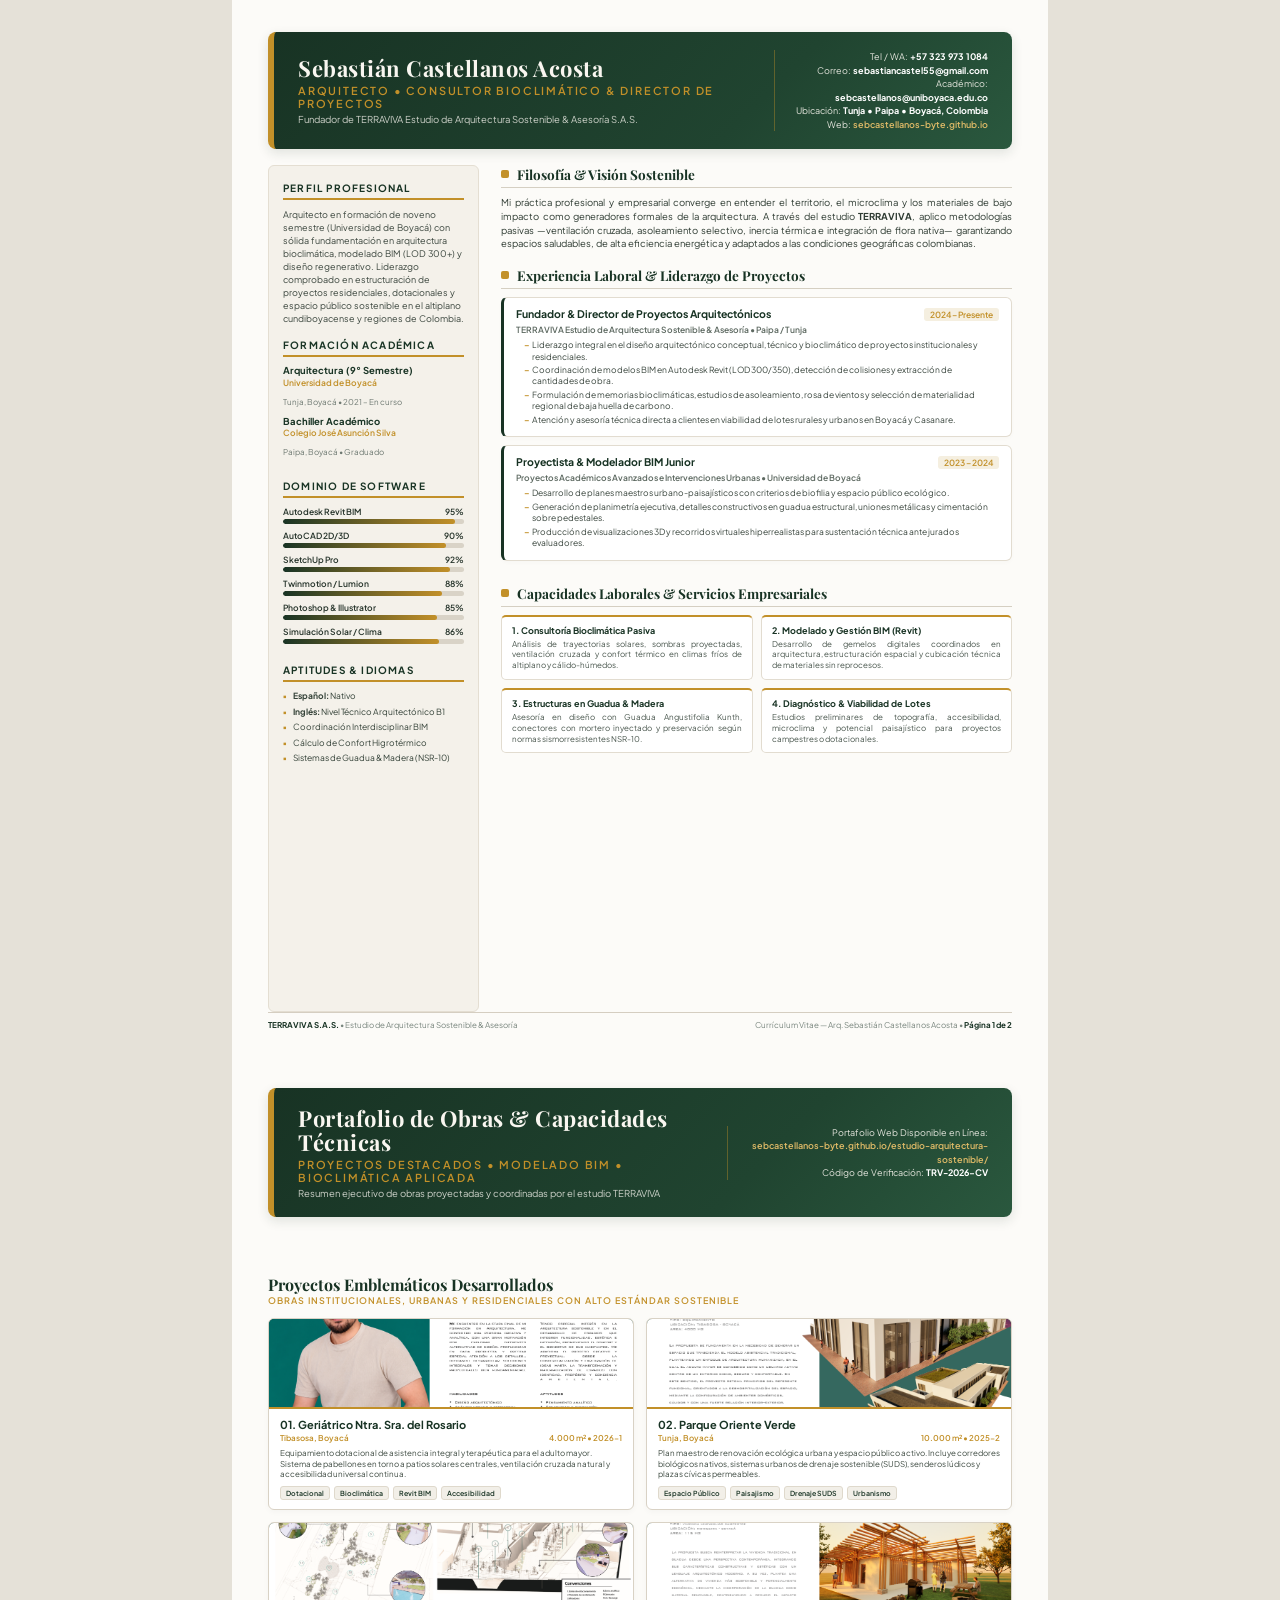
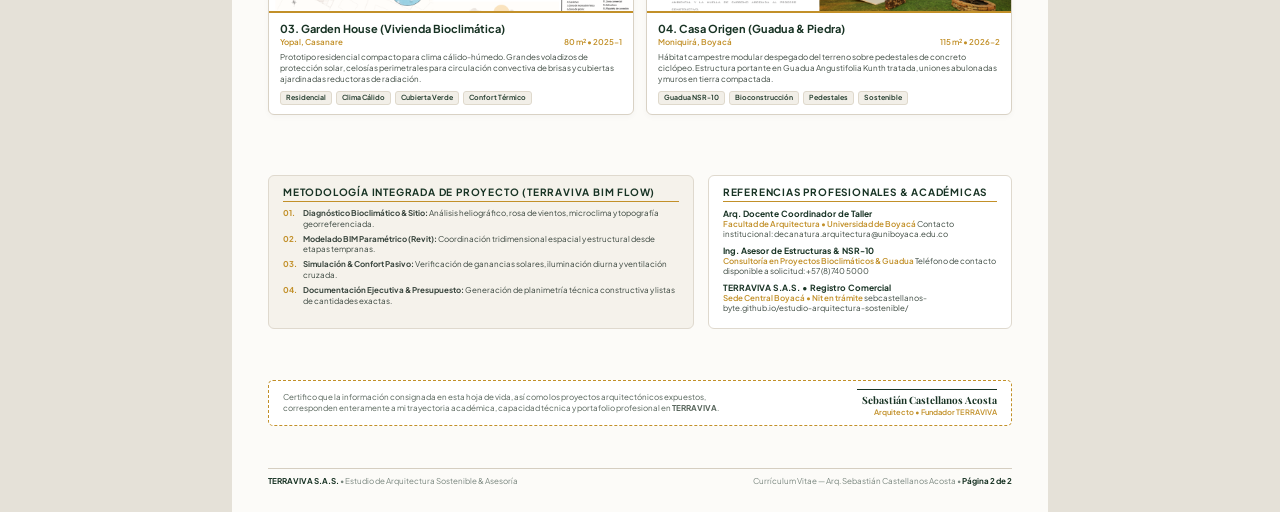
<file: entregables/hoja_de_vida_curriculum.html>
<!DOCTYPE html>
<html lang="es">
<head>
    <meta charset="UTF-8">
    <title>Curriculum Vitae & Hoja de Vida - Arq. Sebastián Castellanos Acosta</title>
    <link rel="preconnect" href="https://fonts.googleapis.com">
    <link rel="preconnect" href="https://fonts.gstatic.com" crossorigin>
    <link href="https://fonts.googleapis.com/css2?family=Playfair+Display:ital,wght@0,600;0,700;1,400&family=Plus+Jakarta+Sans:wght@300;400;500;600;700&display=swap" rel="stylesheet">
    <style>
        @page {
            size: letter portrait;
            margin: 0;
        }
        * {
            box-sizing: border-box;
            margin: 0;
            padding: 0;
            -webkit-print-color-adjust: exact;
            print-color-adjust: exact;
        }
        body {
            font-family: 'Plus Jakarta Sans', sans-serif;
            background-color: #E5E1D8;
            color: #1a221e;
            margin: 0;
            padding: 0;
        }

        .sheet {
            width: 8.5in;
            height: 11in;
            background-color: #FCFBF8;
            margin: 0 auto;
            position: relative;
            overflow: hidden;
            box-sizing: border-box;
            padding: 32px 36px 26px 36px;
            display: flex;
            flex-direction: column;
            justify-content: space-between;
            page-break-after: always;
        }
        .sheet:last-child {
            page-break-after: avoid;
        }

        /* TOP BANNER / HEADER (Common) */
        .cv-header {
            background: linear-gradient(135deg, #183324 0%, #204430 65%, #2a583e 100%);
            color: #F9F6F0;
            border-radius: 8px;
            padding: 18px 24px;
            display: flex;
            justify-content: space-between;
            align-items: center;
            border-left: 6px solid #C29029;
            box-shadow: 0 4px 12px rgba(24, 51, 36, 0.12);
        }
        .cv-header-info h1 {
            font-family: 'Playfair Display', serif;
            font-size: 22px;
            letter-spacing: 0.5px;
            font-weight: 700;
            line-height: 1.1;
        }
        .cv-header-info .cv-subtitle {
            font-size: 11px;
            color: #C29029;
            font-weight: 600;
            letter-spacing: 1.8px;
            text-transform: uppercase;
            margin-top: 4px;
        }
        .cv-header-info .cv-tag {
            font-size: 9.5px;
            color: rgba(249, 246, 240, 0.8);
            margin-top: 3px;
        }

        .cv-header-contact {
            text-align: right;
            font-size: 9px;
            line-height: 1.5;
            color: rgba(249, 246, 240, 0.9);
            border-left: 1px solid rgba(194, 144, 41, 0.4);
            padding-left: 18px;
        }
        .cv-header-contact strong {
            color: #FFFFFF;
        }
        .cv-header-contact .gold-link {
            color: #DFBA67;
            font-weight: 600;
        }

        /* 2-COLUMN LAYOUT */
        .cv-body {
            display: grid;
            grid-template-columns: 2.2in 1fr;
            gap: 22px;
            margin-top: 16px;
            flex: 1;
        }

        /* SIDEBAR (Columna Izquierda) */
        .cv-sidebar {
            background: #F4F1EA;
            border-radius: 6px;
            padding: 16px 14px;
            display: flex;
            flex-direction: column;
            gap: 14px;
            border: 1px solid #E4DED2;
        }
        .sidebar-section h3 {
            font-size: 10px;
            font-weight: 700;
            color: #183324;
            text-transform: uppercase;
            letter-spacing: 1.2px;
            border-bottom: 2px solid #C29029;
            padding-bottom: 4px;
            margin-bottom: 8px;
            display: flex;
            align-items: center;
            justify-content: space-between;
        }
        .sidebar-section p {
            font-size: 9px;
            line-height: 1.45;
            color: #3b463e;
        }
        
        /* Items in sidebar */
        .edu-item {
            margin-bottom: 7px;
        }
        .edu-item strong {
            font-size: 9.5px;
            color: #183324;
            display: block;
            line-height: 1.2;
        }
        .edu-item span {
            font-size: 8.5px;
            color: #C29029;
            font-weight: 600;
            display: block;
        }
        .edu-item small {
            font-size: 8px;
            color: #6e7972;
        }

        /* Skill bars */
        .skill-item {
            margin-bottom: 6px;
        }
        .skill-name {
            display: flex;
            justify-content: space-between;
            font-size: 8.5px;
            font-weight: 600;
            color: #25332a;
            margin-bottom: 2px;
        }
        .skill-bar-bg {
            height: 5px;
            background: #D9D3C7;
            border-radius: 3px;
            overflow: hidden;
        }
        .skill-bar-fill {
            height: 100%;
            background: linear-gradient(90deg, #183324 0%, #C29029 100%);
            border-radius: 3px;
        }

        /* Language & Certs */
        .bullet-list {
            list-style: none;
            padding: 0;
            display: flex;
            flex-direction: column;
            gap: 4px;
        }
        .bullet-list li {
            font-size: 8.5px;
            color: #344238;
            position: relative;
            padding-left: 10px;
            line-height: 1.35;
        }
        .bullet-list li::before {
            content: "▪";
            color: #C29029;
            position: absolute;
            left: 0;
            font-size: 10px;
        }

        /* MAIN CONTENT AREA (Columna Derecha) */
        .cv-main {
            display: flex;
            flex-direction: column;
            gap: 15px;
        }
        .main-block h2 {
            font-family: 'Playfair Display', serif;
            font-size: 13.5px;
            color: #183324;
            font-weight: 700;
            border-bottom: 1.5px solid #D5CFC2;
            padding-bottom: 4px;
            margin-bottom: 8px;
            display: flex;
            align-items: center;
            gap: 8px;
        }
        .main-block h2::before {
            content: "";
            display: inline-block;
            width: 8px;
            height: 8px;
            background: #C29029;
            border-radius: 2px;
        }
        .main-block p {
            font-size: 9.5px;
            line-height: 1.45;
            color: #2f3c33;
            text-align: justify;
        }

        /* EXP CARDS */
        .exp-card {
            background: #FFFFFF;
            border: 1px solid #E2DCD0;
            border-radius: 6px;
            padding: 9px 12px;
            margin-bottom: 8px;
            box-shadow: 0 2px 4px rgba(0,0,0,0.02);
            border-left: 3px solid #183324;
        }
        .exp-card-header {
            display: flex;
            justify-content: space-between;
            align-items: baseline;
            margin-bottom: 3px;
        }
        .exp-title {
            font-size: 10.5px;
            font-weight: 700;
            color: #183324;
        }
        .exp-period {
            font-size: 8.5px;
            font-weight: 600;
            color: #C29029;
            background: #F5EFE0;
            padding: 1px 6px;
            border-radius: 3px;
        }
        .exp-company {
            font-size: 8.5px;
            font-weight: 600;
            color: #5d6961;
            margin-bottom: 4px;
        }
        .exp-card ul {
            list-style: none;
            padding-left: 8px;
        }
        .exp-card li {
            font-size: 8.5px;
            color: #3b473f;
            line-height: 1.35;
            position: relative;
            padding-left: 8px;
            margin-bottom: 2px;
        }
        .exp-card li::before {
            content: "–";
            color: #C29029;
            position: absolute;
            left: 0;
            font-weight: bold;
        }

        /* CAPABILITIES GRID (Empresariales) */
        .capabilities-grid {
            display: grid;
            grid-template-columns: 1fr 1fr;
            gap: 8px;
        }
        .cap-box {
            background: #FFFFFF;
            border: 1px solid #E2DCD0;
            border-radius: 5px;
            padding: 8px 10px;
            border-top: 2px solid #C29029;
        }
        .cap-box strong {
            font-size: 9px;
            color: #183324;
            display: block;
            margin-bottom: 3px;
        }
        .cap-box p {
            font-size: 8px;
            color: #4b584f;
            line-height: 1.35;
        }

        /* FOOTER (Common) */
        .cv-footer {
            border-top: 1px solid #D5CEC1;
            padding-top: 7px;
            display: flex;
            justify-content: space-between;
            align-items: center;
            font-size: 8px;
            color: #79867e;
        }
        .cv-footer strong {
            color: #183324;
        }

        /* ================= PAGE 2 STYLES ================= */
        .portfolio-header {
            margin-bottom: 12px;
        }
        .portfolio-header h2 {
            font-family: 'Playfair Display', serif;
            font-size: 16px;
            color: #183324;
            font-weight: 700;
        }
        .portfolio-header p {
            font-size: 9px;
            color: #C29029;
            font-weight: 600;
            letter-spacing: 1px;
            text-transform: uppercase;
        }

        .projects-grid {
            display: grid;
            grid-template-columns: 1fr 1fr;
            gap: 12px;
            margin-bottom: 14px;
        }
        .project-card {
            background: #FFFFFF;
            border: 1px solid #D9D2C5;
            border-radius: 6px;
            overflow: hidden;
            display: flex;
            flex-direction: column;
            box-shadow: 0 2px 6px rgba(0,0,0,0.03);
        }
        .project-card-img {
            height: 90px;
            width: 100%;
            object-fit: cover;
            border-bottom: 2px solid #C29029;
            background: #204430;
        }
        .project-card-body {
            padding: 9px 11px;
            display: flex;
            flex-direction: column;
            flex: 1;
            justify-content: space-between;
        }
        .project-card-title {
            font-size: 11px;
            font-weight: 700;
            color: #183324;
            line-height: 1.2;
            margin-bottom: 2px;
        }
        .project-card-meta {
            font-size: 8px;
            color: #C29029;
            font-weight: 600;
            margin-bottom: 5px;
            display: flex;
            justify-content: space-between;
        }
        .project-card-desc {
            font-size: 8px;
            color: #404d44;
            line-height: 1.35;
            margin-bottom: 6px;
        }
        .project-card-tags {
            display: flex;
            flex-wrap: wrap;
            gap: 4px;
        }
        .project-tag {
            background: #F2EFE8;
            color: #183324;
            font-size: 7px;
            padding: 1.5px 5px;
            border-radius: 3px;
            font-weight: 600;
            border: 1px solid #DFD9CC;
        }

        /* METHODOLOGY & REFERENCES */
        .bottom-section {
            display: grid;
            grid-template-columns: 1.4fr 1fr;
            gap: 14px;
            margin-top: 4px;
        }
        .methodology-box {
            background: #F5F2EB;
            border-radius: 6px;
            padding: 10px 14px;
            border: 1px solid #DFD9CE;
        }
        .methodology-box h3 {
            font-size: 10px;
            font-weight: 700;
            color: #183324;
            margin-bottom: 6px;
            text-transform: uppercase;
            letter-spacing: 0.8px;
            border-bottom: 1px solid #C29029;
            padding-bottom: 3px;
        }
        .method-steps {
            display: flex;
            flex-direction: column;
            gap: 4px;
        }
        .method-step {
            display: flex;
            gap: 6px;
            font-size: 8px;
            color: #3b473f;
            line-height: 1.35;
        }
        .method-num {
            color: #C29029;
            font-weight: 700;
            min-width: 14px;
        }

        .references-box {
            background: #FFFFFF;
            border-radius: 6px;
            padding: 10px 14px;
            border: 1px solid #DFD9CE;
        }
        .references-box h3 {
            font-size: 10px;
            font-weight: 700;
            color: #183324;
            margin-bottom: 6px;
            text-transform: uppercase;
            letter-spacing: 0.8px;
            border-bottom: 1px solid #C29029;
            padding-bottom: 3px;
        }
        .ref-item {
            font-size: 8px;
            color: #3f4c43;
            margin-bottom: 5px;
            line-height: 1.3;
        }
        .ref-item strong {
            color: #183324;
            font-size: 8.5px;
            display: block;
        }
        .ref-item span {
            color: #C29029;
            font-weight: 600;
        }

        /* SIGNATURE BOX */
        .signature-box {
            display: flex;
            justify-content: space-between;
            align-items: center;
            background: #FFFFFF;
            border: 1px dashed #C29029;
            border-radius: 5px;
            padding: 8px 14px;
            margin-top: 8px;
        }
        .sig-text {
            font-size: 8px;
            color: #56645a;
            max-width: 65%;
            line-height: 1.3;
        }
        .sig-block {
            text-align: right;
            border-top: 1px solid #183324;
            padding-top: 3px;
            min-width: 140px;
        }
        .sig-name {
            font-family: 'Playfair Display', serif;
            font-size: 10px;
            font-weight: 700;
            color: #183324;
        }
        .sig-title {
            font-size: 7.5px;
            color: #C29029;
            font-weight: 600;
        }
    </style>
</head>
<body>

    <!-- ==============================================
         HOJA 1 (PAGE 1): PERFIL, CAPACIDADES & TRAYECTORIA
         ============================================== -->
    <div class="sheet">
        
        <!-- HEADER -->
        <header class="cv-header">
            <div class="cv-header-info">
                <h1>Sebastián Castellanos Acosta</h1>
                <div class="cv-subtitle">Arquitecto • Consultor Bioclimático & Director de Proyectos</div>
                <div class="cv-tag">Fundador de TERRAVIVA Estudio de Arquitectura Sostenible & Asesoría S.A.S.</div>
            </div>
            <div class="cv-header-contact">
                <div>Tel / WA: <strong>+57 323 973 1084</strong></div>
                <div>Correo: <strong>sebastiancastel55@gmail.com</strong></div>
                <div>Académico: <strong>sebcastellanos@uniboyaca.edu.co</strong></div>
                <div>Ubicación: <strong>Tunja • Paipa • Boyacá, Colombia</strong></div>
                <div>Web: <span class="gold-link">sebcastellanos-byte.github.io</span></div>
            </div>
        </header>

        <!-- BODY 2 COLUMNS -->
        <div class="cv-body">
            
            <!-- LEFT SIDEBAR -->
            <aside class="cv-sidebar">
                
                <!-- PERFIL RESUMIDO -->
                <div class="sidebar-section">
                    <h3>Perfil Profesional</h3>
                    <p>
                        Arquitecto en formación de noveno semestre (Universidad de Boyacá) con sólida fundamentación en arquitectura bioclimática, modelado BIM (LOD 300+) y diseño regenerativo. Liderazgo comprobado en estructuración de proyectos residenciales, dotacionales y espacio público sostenible en el altiplano cundiboyacense y regiones de Colombia.
                    </p>
                </div>

                <!-- FORMACIÓN -->
                <div class="sidebar-section">
                    <h3>Formación Académica</h3>
                    <div class="edu-item">
                        <strong>Arquitectura (9° Semestre)</strong>
                        <span>Universidad de Boyacá</span>
                        <small>Tunja, Boyacá • 2021 – En curso</small>
                    </div>
                    <div class="edu-item">
                        <strong>Bachiller Académico</strong>
                        <span>Colegio José Asunción Silva</span>
                        <small>Paipa, Boyacá • Graduado</small>
                    </div>
                </div>

                <!-- SOFTWARE & COMPETENCIAS BIM -->
                <div class="sidebar-section">
                    <h3>Dominio de Software</h3>
                    <div class="skill-item">
                        <div class="skill-name"><span>Autodesk Revit BIM</span> <span>95%</span></div>
                        <div class="skill-bar-bg"><div class="skill-bar-fill" style="width: 95%;"></div></div>
                    </div>
                    <div class="skill-item">
                        <div class="skill-name"><span>AutoCAD 2D/3D</span> <span>90%</span></div>
                        <div class="skill-bar-bg"><div class="skill-bar-fill" style="width: 90%;"></div></div>
                    </div>
                    <div class="skill-item">
                        <div class="skill-name"><span>SketchUp Pro</span> <span>92%</span></div>
                        <div class="skill-bar-bg"><div class="skill-bar-fill" style="width: 92%;"></div></div>
                    </div>
                    <div class="skill-item">
                        <div class="skill-name"><span>Twinmotion / Lumion</span> <span>88%</span></div>
                        <div class="skill-bar-bg"><div class="skill-bar-fill" style="width: 88%;"></div></div>
                    </div>
                    <div class="skill-item">
                        <div class="skill-name"><span>Photoshop & Illustrator</span> <span>85%</span></div>
                        <div class="skill-bar-bg"><div class="skill-bar-fill" style="width: 85%;"></div></div>
                    </div>
                    <div class="skill-item">
                        <div class="skill-name"><span>Simulación Solar / Clima</span> <span>86%</span></div>
                        <div class="skill-bar-bg"><div class="skill-bar-fill" style="width: 86%;"></div></div>
                    </div>
                </div>

                <!-- IDIOMAS & APTITUDES -->
                <div class="sidebar-section">
                    <h3>Aptitudes & Idiomas</h3>
                    <ul class="bullet-list">
                        <li><strong>Español:</strong> Nativo</li>
                        <li><strong>Inglés:</strong> Nivel Técnico Arquitectónico B1</li>
                        <li>Coordinación Interdisciplinar BIM</li>
                        <li>Cálculo de Confort Higrotérmico</li>
                        <li>Sistemas de Guadua & Madera (NSR-10)</li>
                    </ul>
                </div>

            </aside>

            <!-- RIGHT MAIN CONTENT -->
            <main class="cv-main">
                
                <!-- ENFOQUE & FILOSOFÍA -->
                <div class="main-block">
                    <h2>Filosofía & Visión Sostenible</h2>
                    <p>
                        Mi práctica profesional y empresarial converge en entender el territorio, el microclima y los materiales de bajo impacto como generadores formales de la arquitectura. A través del estudio <strong>TERRAVIVA</strong>, aplico metodologías pasivas —ventilación cruzada, asoleamiento selectivo, inercia térmica e integración de flora nativa— garantizando espacios saludables, de alta eficiencia energética y adaptados a las condiciones geográficas colombianas.
                    </p>
                </div>

                <!-- TRAYECTORIA LABORAL Y ROLES -->
                <div class="main-block">
                    <h2>Experiencia Laboral & Liderazgo de Proyectos</h2>
                    
                    <div class="exp-card">
                        <div class="exp-card-header">
                            <span class="exp-title">Fundador & Director de Proyectos Arquitectónicos</span>
                            <span class="exp-period">2024 – Presente</span>
                        </div>
                        <div class="exp-company">TERRAVIVA Estudio de Arquitectura Sostenible & Asesoría • Paipa / Tunja</div>
                        <ul>
                            <li>Liderazgo integral en el diseño arquitectónico conceptual, técnico y bioclimático de proyectos institucionales y residenciales.</li>
                            <li>Coordinación de modelos BIM en Autodesk Revit (LOD 300/350), detección de colisiones y extracción de cantidades de obra.</li>
                            <li>Formulación de memorias bioclimáticas, estudios de asoleamiento, rosa de vientos y selección de materialidad regional de baja huella de carbono.</li>
                            <li>Atención y asesoría técnica directa a clientes en viabilidad de lotes rurales y urbanos en Boyacá y Casanare.</li>
                        </ul>
                    </div>

                    <div class="exp-card">
                        <div class="exp-card-header">
                            <span class="exp-title">Proyectista & Modelador BIM Junior</span>
                            <span class="exp-period">2023 – 2024</span>
                        </div>
                        <div class="exp-company">Proyectos Académicos Avanzados e Intervenciones Urbanas • Universidad de Boyacá</div>
                        <ul>
                            <li>Desarrollo de planes maestros urbano-paisajísticos con criterios de biofilia y espacio público ecológico.</li>
                            <li>Generación de planimetría ejecutiva, detalles constructivos en guadua estructural, uniones metálicas y cimentación sobre pedestales.</li>
                            <li>Producción de visualizaciones 3D y recorridos virtuales hiperrealistas para sustentación técnica ante jurados evaluadores.</li>
                        </ul>
                    </div>
                </div>

                <!-- CAPACIDADES EMPRESARIALES DE TERRAVIVA -->
                <div class="main-block">
                    <h2>Capacidades Laborales & Servicios Empresariales</h2>
                    <div class="capabilities-grid">
                        <div class="cap-box">
                            <strong>1. Consultoría Bioclimática Pasiva</strong>
                            <p>Análisis de trayectorias solares, sombras proyectadas, ventilación cruzada y confort térmico en climas fríos de altiplano y cálido-húmedos.</p>
                        </div>
                        <div class="cap-box">
                            <strong>2. Modelado y Gestión BIM (Revit)</strong>
                            <p>Desarrollo de gemelos digitales coordinados en arquitectura, estructuración espacial y cubicación técnica de materiales sin reprocesos.</p>
                        </div>
                        <div class="cap-box">
                            <strong>3. Estructuras en Guadua & Madera</strong>
                            <p>Asesoría en diseño con Guadua Angustifolia Kunth, conectores con mortero inyectado y preservación según normas sismorresistentes NSR-10.</p>
                        </div>
                        <div class="cap-box">
                            <strong>4. Diagnóstico & Viabilidad de Lotes</strong>
                            <p>Estudios preliminares de topografía, accesibilidad, microclima y potencial paisajístico para proyectos campestres o dotacionales.</p>
                        </div>
                    </div>
                </div>

            </main>
        </div>

        <!-- FOOTER HOJA 1 -->
        <footer class="cv-footer">
            <div><strong>TERRAVIVA S.A.S.</strong> • Estudio de Arquitectura Sostenible & Asesoría</div>
            <div>Currículum Vitae — Arq. Sebastián Castellanos Acosta • <strong>Página 1 de 2</strong></div>
        </footer>

    </div>

    <!-- ==============================================
         HOJA 2 (PAGE 2): PORTAFOLIO DE OBRAS, METODOLOGÍA & REFERENCIAS
         ============================================== -->
    <div class="sheet">
        
        <!-- HEADER HOJA 2 -->
        <header class="cv-header">
            <div class="cv-header-info">
                <h1>Portafolio de Obras & Capacidades Técnicas</h1>
                <div class="cv-subtitle">Proyectos Destacados • Modelado BIM • Bioclimática Aplicada</div>
                <div class="cv-tag">Resumen ejecutivo de obras proyectadas y coordinadas por el estudio TERRAVIVA</div>
            </div>
            <div class="cv-header-contact">
                <div>Portafolio Web Disponible en Línea:</div>
                <div class="gold-link">sebcastellanos-byte.github.io/estudio-arquitectura-sostenible/</div>
                <div>Código de Verificación: <strong>TRV-2026-CV</strong></div>
            </div>
        </header>

        <!-- PROJECTS GRID (4 PROYECTOS DEL PORTAFOLIO) -->
        <div style="margin-top: 14px;">
            <div class="portfolio-header">
                <h2>Proyectos Emblemáticos Desarrollados</h2>
                <p>Obras institucionales, urbanas y residenciales con alto estándar sostenible</p>
            </div>

            <div class="projects-grid">
                
                <!-- PROYECTO 1: GERIATRICO -->
                <div class="project-card">
                    <img src="../assets/images/portfolio_pages/pagina_02.png" alt="Geriátrico Tibasosa" class="project-card-img">
                    <div class="project-card-body">
                        <div>
                            <div class="project-card-title">01. Geriátrico Ntra. Sra. del Rosario</div>
                            <div class="project-card-meta">
                                <span>Tibasosa, Boyacá</span>
                                <span>4.000 m² • 2026-1</span>
                            </div>
                            <p class="project-card-desc">
                                Equipamiento dotacional de asistencia integral y terapéutica para el adulto mayor. Sistema de pabellones en torno a patios solares centrales, ventilación cruzada natural y accesibilidad universal continua.
                            </p>
                        </div>
                        <div class="project-card-tags">
                            <span class="project-tag">Dotacional</span>
                            <span class="project-tag">Bioclimática</span>
                            <span class="project-tag">Revit BIM</span>
                            <span class="project-tag">Accesibilidad</span>
                        </div>
                    </div>
                </div>

                <!-- PROYECTO 2: PARQUE ORIENTE VERDE -->
                <div class="project-card">
                    <img src="../assets/images/portfolio_pages/pagina_05.png" alt="Parque Oriente Verde" class="project-card-img">
                    <div class="project-card-body">
                        <div>
                            <div class="project-card-title">02. Parque Oriente Verde</div>
                            <div class="project-card-meta">
                                <span>Tunja, Boyacá</span>
                                <span>10.000 m² • 2025-2</span>
                            </div>
                            <p class="project-card-desc">
                                Plan maestro de renovación ecológica urbana y espacio público activo. Incluye corredores biológicos nativos, sistemas urbanos de drenaje sostenible (SUDS), senderos lúdicos y plazas cívicas permeables.
                            </p>
                        </div>
                        <div class="project-card-tags">
                            <span class="project-tag">Espacio Público</span>
                            <span class="project-tag">Paisajismo</span>
                            <span class="project-tag">Drenaje SUDS</span>
                            <span class="project-tag">Urbanismo</span>
                        </div>
                    </div>
                </div>

                <!-- PROYECTO 3: GARDEN HOUSE -->
                <div class="project-card">
                    <img src="../assets/images/portfolio_pages/pagina_08.png" alt="Garden House" class="project-card-img">
                    <div class="project-card-body">
                        <div>
                            <div class="project-card-title">03. Garden House (Vivienda Bioclimática)</div>
                            <div class="project-card-meta">
                                <span>Yopal, Casanare</span>
                                <span>80 m² • 2025-1</span>
                            </div>
                            <p class="project-card-desc">
                                Prototipo residencial compacto para clima cálido-húmedo. Grandes voladizos de protección solar, celosías perimetrales para circulación convectiva de brisas y cubiertas ajardinadas reductoras de radiación.
                            </p>
                        </div>
                        <div class="project-card-tags">
                            <span class="project-tag">Residencial</span>
                            <span class="project-tag">Clima Cálido</span>
                            <span class="project-tag">Cubierta Verde</span>
                            <span class="project-tag">Confort Térmico</span>
                        </div>
                    </div>
                </div>

                <!-- PROYECTO 4: CASA ORIGEN -->
                <div class="project-card">
                    <img src="../assets/images/portfolio_pages/pagina_11.png" alt="Casa Origen" class="project-card-img">
                    <div class="project-card-body">
                        <div>
                            <div class="project-card-title">04. Casa Origen (Guadua & Piedra)</div>
                            <div class="project-card-meta">
                                <span>Moniquirá, Boyacá</span>
                                <span>115 m² • 2026-2</span>
                            </div>
                            <p class="project-card-desc">
                                Hábitat campestre modular despegado del terreno sobre pedestales de concreto ciclópeo. Estructura portante en Guadua Angustifolia Kunth tratada, uniones abulonadas y muros en tierra compactada.
                            </p>
                        </div>
                        <div class="project-card-tags">
                            <span class="project-tag">Guadua NSR-10</span>
                            <span class="project-tag">Bioconstrucción</span>
                            <span class="project-tag">Pedestales</span>
                            <span class="project-tag">Sostenible</span>
                        </div>
                    </div>
                </div>

            </div>
        </div>

        <!-- METODOLOGÍA BIM Y REFERENCIAS PROFESIONALES -->
        <div class="bottom-section">
            
            <div class="methodology-box">
                <h3>Metodología Integrada de Proyecto (TERRAVIVA BIM Flow)</h3>
                <div class="method-steps">
                    <div class="method-step">
                        <span class="method-num">01.</span>
                        <div><strong>Diagnóstico Bioclimático & Sitio:</strong> Análisis heliográfico, rosa de vientos, microclima y topografía georreferenciada.</div>
                    </div>
                    <div class="method-step">
                        <span class="method-num">02.</span>
                        <div><strong>Modelado BIM Paramétrico (Revit):</strong> Coordinación tridimensional espacial y estructural desde etapas tempranas.</div>
                    </div>
                    <div class="method-step">
                        <span class="method-num">03.</span>
                        <div><strong>Simulación & Confort Pasivo:</strong> Verificación de ganancias solares, iluminación diurna y ventilación cruzada.</div>
                    </div>
                    <div class="method-step">
                        <span class="method-num">04.</span>
                        <div><strong>Documentación Ejecutiva & Presupuesto:</strong> Generación de planimetría técnica constructiva y listas de cantidades exactas.</div>
                    </div>
                </div>
            </div>

            <div class="references-box">
                <h3>Referencias Profesionales & Académicas</h3>
                
                <div class="ref-item">
                    <strong>Arq. Docente Coordinador de Taller</strong>
                    <span>Facultad de Arquitectura • Universidad de Boyacá</span>
                    Contacto institucional: decanatura.arquitectura@uniboyaca.edu.co
                </div>

                <div class="ref-item">
                    <strong>Ing. Asesor de Estructuras & NSR-10</strong>
                    <span>Consultoría en Proyectos Bioclimáticos & Guadua</span>
                    Teléfono de contacto disponible a solicitud: +57 (8) 740 5000
                </div>

                <div class="ref-item">
                    <strong>TERRAVIVA S.A.S. • Registro Comercial</strong>
                    <span>Sede Central Boyacá • Nit en trámite</span>
                    sebcastellanos-byte.github.io/estudio-arquitectura-sostenible/
                </div>
            </div>

        </div>

        <!-- DECLARACIÓN Y FIRMA -->
        <div class="signature-box">
            <div class="sig-text">
                Certifico que la información consignada en esta hoja de vida, así como los proyectos arquitectónicos expuestos, corresponden enteramente a mi trayectoria académica, capacidad técnica y portafolio profesional en <strong>TERRAVIVA</strong>.
            </div>
            <div class="sig-block">
                <div class="sig-name">Sebastián Castellanos Acosta</div>
                <div class="sig-title">Arquitecto • Fundador TERRAVIVA</div>
            </div>
        </div>

        <!-- FOOTER HOJA 2 -->
        <footer class="cv-footer">
            <div><strong>TERRAVIVA S.A.S.</strong> • Estudio de Arquitectura Sostenible & Asesoría</div>
            <div>Currículum Vitae — Arq. Sebastián Castellanos Acosta • <strong>Página 2 de 2</strong></div>
        </footer>

    </div>

</body>
</html>
</file>
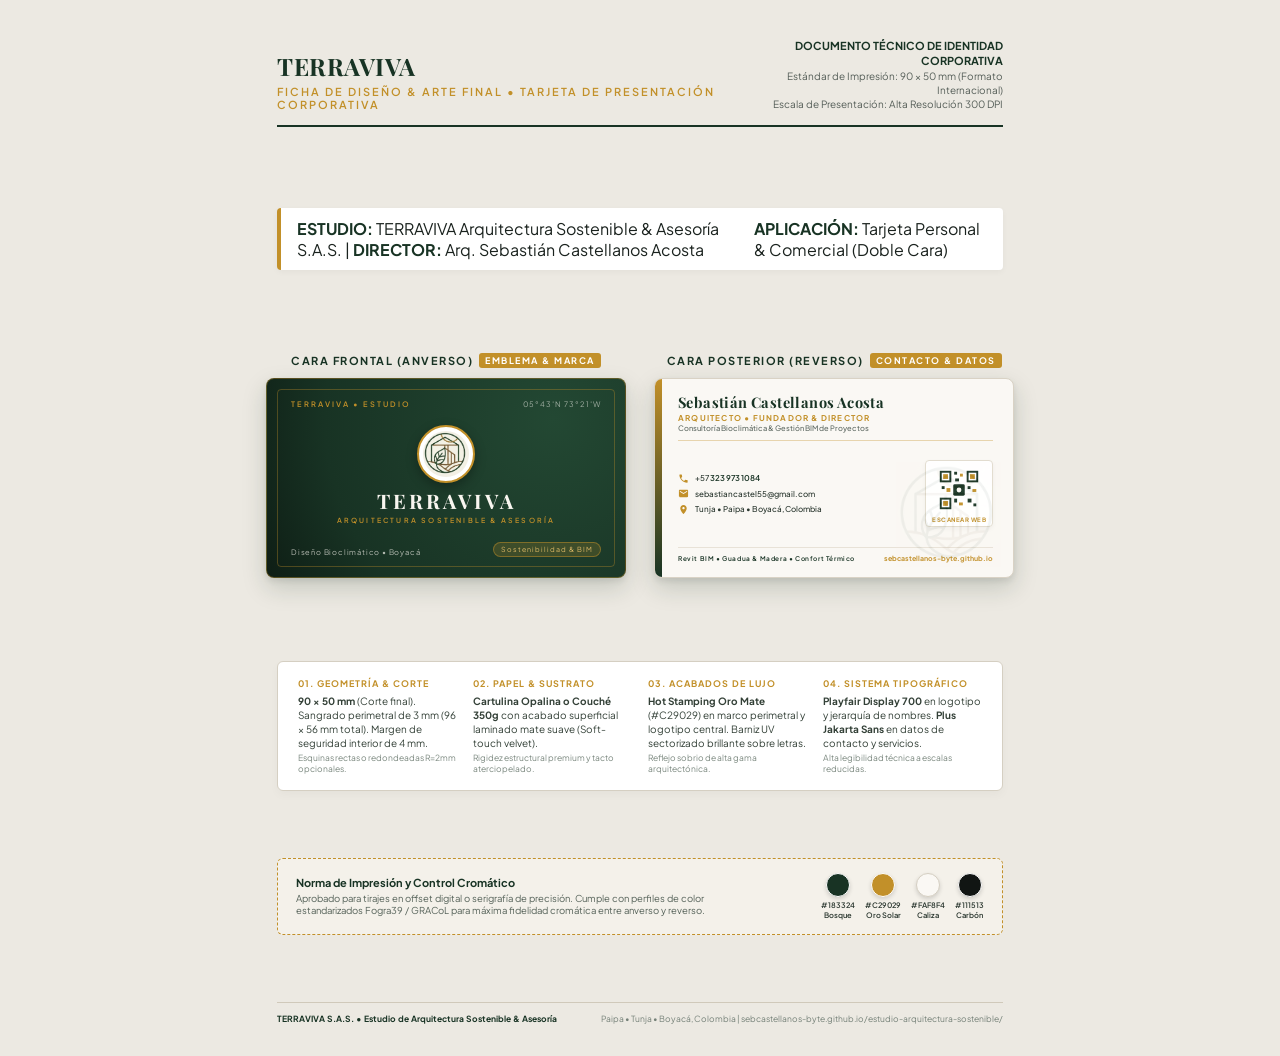
<file: entregables/tarjeta_presentacion.html>
<!DOCTYPE html>
<html lang="es">
<head>
    <meta charset="UTF-8">
    <title>Tarjeta de Presentación Corporativa - TERRAVIVA</title>
    <link rel="preconnect" href="https://fonts.googleapis.com">
    <link rel="preconnect" href="https://fonts.gstatic.com" crossorigin>
    <link href="https://fonts.googleapis.com/css2?family=Playfair+Display:ital,wght@0,600;0,700;1,400&family=Plus+Jakarta+Sans:wght@300;400;500;600;700&display=swap" rel="stylesheet">
    <style>
        @page {
            size: letter portrait;
            margin: 0;
        }
        * {
            box-sizing: border-box;
            margin: 0;
            padding: 0;
            -webkit-print-color-adjust: exact;
            print-color-adjust: exact;
        }
        body {
            font-family: 'Plus Jakarta Sans', sans-serif;
            background-color: #ECE9E2;
            color: #1a221e;
            width: 8.5in;
            height: 11in;
            margin: 0 auto;
            position: relative;
            overflow: hidden;
            display: flex;
            flex-direction: column;
            justify-content: space-between;
            padding: 38px 45px 32px 45px;
        }

        /* HEADER */
        .header {
            display: flex;
            justify-content: space-between;
            align-items: flex-end;
            border-bottom: 2px solid #183324;
            padding-bottom: 14px;
        }
        .header-left h1 {
            font-family: 'Playfair Display', serif;
            font-size: 24px;
            color: #183324;
            letter-spacing: 0.5px;
            font-weight: 700;
        }
        .header-left p {
            font-size: 11px;
            color: #C29029;
            font-weight: 600;
            letter-spacing: 2px;
            text-transform: uppercase;
            margin-top: 3px;
        }
        .header-right {
            text-align: right;
            font-size: 10px;
            color: #555e58;
            line-height: 1.4;
        }
        .header-right strong {
            color: #183324;
            font-size: 11px;
        }

        /* INTRO */
        .intro-bar {
            display: flex;
            justify-content: space-between;
            background: #FFFFFF;
            border-left: 4px solid #C29029;
            padding: 10px 16px;
            border-radius: 4px;
            box-shadow: 0 2px 6px rgba(0,0,0,0.04);
            margin-top: 14px;
        }
        .intro-bar p {
            font-size: 11px;
            line-height: 1.4;
            color: #2e3b33;
        }
        .intro-bar .spec-tag {
            font-weight: 700;
            color: #183324;
        }

        /* CARDS SHOWCASE CONTAINER */
        .showcase {
            display: flex;
            flex-direction: column;
            gap: 22px;
            margin: 16px 0;
        }
        .card-row {
            display: flex;
            gap: 28px;
            align-items: center;
            justify-content: center;
        }
        .card-column {
            flex: 1;
            display: flex;
            flex-direction: column;
            align-items: center;
        }
        .card-label {
            font-size: 11px;
            font-weight: 700;
            letter-spacing: 1.5px;
            text-transform: uppercase;
            color: #183324;
            margin-bottom: 10px;
            display: flex;
            align-items: center;
            gap: 6px;
        }
        .card-label span {
            background: #C29029;
            color: #FFFFFF;
            font-size: 9px;
            padding: 2px 6px;
            border-radius: 3px;
        }

        /* REAL BUSINESS CARD (Standard 90x50 mm -> In Letter display, scaled proportionally: 360px x 200px) */
        .business-card {
            width: 360px;
            height: 200px;
            border-radius: 8px;
            position: relative;
            overflow: hidden;
            box-shadow: 0 10px 24px rgba(24, 51, 36, 0.18), 0 3px 6px rgba(0,0,0,0.08);
            display: flex;
            transition: all 0.2s ease;
        }

        /* FACE A: ANVERSO (Dark Forest Green & Gold) */
        .card-front {
            background: radial-gradient(circle at 80% 20%, #234833 0%, #183324 70%, #0e1e15 100%);
            color: #F9F6F0;
            flex-direction: column;
            justify-content: space-between;
            padding: 20px 24px;
            border: 1px solid rgba(194, 144, 41, 0.4);
        }
        .card-front::before {
            content: "";
            position: absolute;
            top: 10px;
            left: 10px;
            right: 10px;
            bottom: 10px;
            border: 1px solid rgba(194, 144, 41, 0.35);
            border-radius: 4px;
            pointer-events: none;
        }
        .card-front-top {
            display: flex;
            justify-content: space-between;
            align-items: center;
            z-index: 2;
        }
        .card-front-top .origin {
            font-size: 7.5px;
            letter-spacing: 2px;
            color: #C29029;
            text-transform: uppercase;
            font-weight: 600;
        }
        .card-front-top .geo {
            font-size: 7.5px;
            color: rgba(249, 246, 240, 0.6);
            letter-spacing: 1px;
        }
        .card-front-center {
            display: flex;
            flex-direction: column;
            align-items: center;
            text-align: center;
            z-index: 2;
            margin: auto 0;
        }
        .card-front-logo {
            width: 58px;
            height: 58px;
            background: #FFFFFF;
            border-radius: 50%;
            padding: 4px;
            box-shadow: 0 4px 12px rgba(0,0,0,0.3);
            border: 2px solid #C29029;
            margin-bottom: 8px;
        }
        .card-front-center h2 {
            font-family: 'Playfair Display', serif;
            font-size: 20px;
            letter-spacing: 3px;
            color: #F9F6F0;
            font-weight: 700;
            line-height: 1;
        }
        .card-front-center span {
            font-size: 7px;
            letter-spacing: 2.2px;
            color: #C29029;
            text-transform: uppercase;
            margin-top: 5px;
            font-weight: 600;
        }
        .card-front-bottom {
            display: flex;
            justify-content: space-between;
            align-items: flex-end;
            z-index: 2;
            font-size: 7.5px;
            color: rgba(249, 246, 240, 0.7);
            letter-spacing: 0.8px;
        }
        .card-front-bottom .badge-bio {
            display: inline-block;
            background: rgba(194, 144, 41, 0.2);
            border: 1px solid rgba(194, 144, 41, 0.5);
            padding: 2px 7px;
            border-radius: 10px;
            color: #DFBA67;
            font-size: 7px;
            letter-spacing: 1px;
        }

        /* FACE B: REVERSO (Light Limestone, Clean & Technical) */
        .card-back {
            background-color: #FAF8F4;
            color: #183324;
            flex-direction: row;
            padding: 0;
            border: 1px solid #D9D2C5;
        }
        .card-back-sidebar {
            width: 7px;
            height: 100%;
            background: linear-gradient(180deg, #C29029 0%, #183324 100%);
        }
        .card-back-content {
            flex: 1;
            padding: 16px 20px 14px 16px;
            display: flex;
            flex-direction: column;
            justify-content: space-between;
            position: relative;
        }
        .card-back-watermark {
            position: absolute;
            right: 12px;
            bottom: 10px;
            width: 105px;
            height: 105px;
            opacity: 0.06;
            pointer-events: none;
        }
        .card-back-header {
            border-bottom: 1.5px solid rgba(194, 144, 41, 0.35);
            padding-bottom: 7px;
        }
        .card-back-header h3 {
            font-family: 'Playfair Display', serif;
            font-size: 14.5px;
            color: #183324;
            font-weight: 700;
            letter-spacing: 0.4px;
            line-height: 1.1;
        }
        .card-back-header .role {
            font-size: 8px;
            color: #C29029;
            font-weight: 700;
            letter-spacing: 1.2px;
            text-transform: uppercase;
            margin-top: 2px;
        }
        .card-back-header .sub-role {
            font-size: 7.5px;
            color: #606b64;
            font-weight: 500;
        }

        .card-back-info {
            display: flex;
            justify-content: space-between;
            align-items: center;
            margin: 8px 0;
        }
        .contact-list {
            display: flex;
            flex-direction: column;
            gap: 4.5px;
        }
        .contact-item {
            display: flex;
            align-items: center;
            gap: 6px;
            font-size: 8px;
            color: #2b3830;
            font-weight: 500;
        }
        .contact-item svg {
            width: 11px;
            height: 11px;
            fill: #C29029;
            flex-shrink: 0;
        }
        .contact-item strong {
            color: #183324;
            font-weight: 600;
        }

        .card-back-qr {
            display: flex;
            flex-direction: column;
            align-items: center;
            background: #FFFFFF;
            padding: 5px 6px 3px 6px;
            border-radius: 4px;
            border: 1px solid #E2DCCF;
            box-shadow: 0 2px 5px rgba(0,0,0,0.04);
        }
        .card-back-qr svg {
            width: 48px;
            height: 48px;
        }
        .card-back-qr span {
            font-size: 6px;
            letter-spacing: 0.5px;
            color: #C29029;
            font-weight: 700;
            text-transform: uppercase;
            margin-top: 2px;
        }

        .card-back-footer {
            display: flex;
            justify-content: space-between;
            align-items: center;
            border-top: 1px solid #E8E2D7;
            padding-top: 6px;
            font-size: 7px;
            color: #717d75;
        }
        .card-back-footer .services-pill {
            font-size: 6.5px;
            letter-spacing: 0.6px;
            color: #183324;
            font-weight: 600;
        }
        .card-back-footer .web-url {
            color: #C29029;
            font-weight: 700;
        }

        /* TECHNICAL PRINT SPECIFICATIONS SECTION */
        .specs-panel {
            background: #FFFFFF;
            border-radius: 6px;
            border: 1px solid #D5CFC2;
            padding: 16px 20px;
            display: grid;
            grid-template-columns: repeat(4, 1fr);
            gap: 16px;
            box-shadow: 0 4px 10px rgba(0,0,0,0.03);
        }
        .spec-box {
            display: flex;
            flex-direction: column;
        }
        .spec-box-title {
            font-size: 9px;
            font-weight: 700;
            color: #C29029;
            text-transform: uppercase;
            letter-spacing: 1px;
            margin-bottom: 5px;
            display: flex;
            align-items: center;
            gap: 4px;
        }
        .spec-box p {
            font-size: 10px;
            color: #334037;
            line-height: 1.4;
        }
        .spec-box small {
            font-size: 8.5px;
            color: #7b887f;
            margin-top: 2px;
        }

        /* 1:1 SCALE PRINT CUTOUTS GUIDES */
        .print-guides {
            background: #F4F1EA;
            border: 1px dashed #C29029;
            border-radius: 6px;
            padding: 14px 18px;
            display: flex;
            justify-content: space-between;
            align-items: center;
        }
        .print-guides-desc {
            max-width: 60%;
        }
        .print-guides-desc h4 {
            font-size: 11px;
            color: #183324;
            font-weight: 700;
            margin-bottom: 3px;
        }
        .print-guides-desc p {
            font-size: 9.5px;
            color: #556259;
            line-height: 1.35;
        }
        .swatch-group {
            display: flex;
            gap: 10px;
        }
        .swatch-item {
            text-align: center;
        }
        .swatch-circle {
            width: 24px;
            height: 24px;
            border-radius: 50%;
            border: 1px solid #FFFFFF;
            box-shadow: 0 2px 4px rgba(0,0,0,0.15);
            margin: 0 auto 3px auto;
        }
        .swatch-name {
            font-size: 7.5px;
            color: #2b3830;
            font-weight: 600;
        }

        /* FOOTER */
        .footer {
            border-top: 1px solid #D0C9BA;
            padding-top: 10px;
            display: flex;
            justify-content: space-between;
            align-items: center;
            font-size: 8.5px;
            color: #758178;
        }
        .footer-brand {
            font-weight: 700;
            color: #183324;
        }
    </style>
</head>
<body>

    <!-- HEADER -->
    <header class="header">
        <div class="header-left">
            <h1>TERRAVIVA</h1>
            <p>Ficha de Diseño & Arte Final • Tarjeta de Presentación Corporativa</p>
        </div>
        <div class="header-right">
            <strong>DOCUMENTO TÉCNICO DE IDENTIDAD CORPORATIVA</strong><br>
            Estándar de Impresión: 90 × 50 mm (Formato Internacional)<br>
            Escala de Presentación: Alta Resolución 300 DPI
        </div>
    </header>

    <!-- INTRO BAR -->
    <div class="intro-bar">
        <div>
            <span class="spec-tag">ESTUDIO:</span> TERRAVIVA Arquitectura Sostenible & Asesoría S.A.S. |
            <span class="spec-tag">DIRECTOR:</span> Arq. Sebastián Castellanos Acosta
        </div>
        <div>
            <span class="spec-tag">APLICACIÓN:</span> Tarjeta Personal & Comercial (Doble Cara)
        </div>
    </div>

    <!-- SHOWCASE SECTION: FACE A & FACE B -->
    <section class="showcase">
        <div class="card-row">
            
            <!-- ANVERSO -->
            <div class="card-column">
                <div class="card-label">
                    Cara Frontal (Anverso) <span>Emblema & Marca</span>
                </div>
                <div class="business-card card-front">
                    <div class="card-front-top">
                        <span class="origin">TERRAVIVA • ESTUDIO</span>
                        <span class="geo">05°43′N 73°21′W</span>
                    </div>
                    <div class="card-front-center">
                        <img src="../assets/images/logo_emblem.png" alt="Emblema TERRAVIVA" class="card-front-logo">
                        <h2>TERRAVIVA</h2>
                        <span>Arquitectura Sostenible & Asesoría</span>
                    </div>
                    <div class="card-front-bottom">
                        <span>Diseño Bioclimático • Boyacá</span>
                        <span class="badge-bio">Sostenibilidad & BIM</span>
                    </div>
                </div>
            </div>

            <!-- REVERSO -->
            <div class="card-column">
                <div class="card-label">
                    Cara Posterior (Reverso) <span>Contacto & Datos</span>
                </div>
                <div class="business-card card-back">
                    <div class="card-back-sidebar"></div>
                    <div class="card-back-content">
                        <!-- Watermark -->
                        <img src="../assets/images/logo_emblem.png" alt="" class="card-back-watermark">
                        
                        <!-- Header -->
                        <div class="card-back-header">
                            <h3>Sebastián Castellanos Acosta</h3>
                            <div class="role">Arquitecto • Fundador & Director</div>
                            <div class="sub-role">Consultoría Bioclimática & Gestión BIM de Proyectos</div>
                        </div>

                        <!-- Info & QR -->
                        <div class="card-back-info">
                            <div class="contact-list">
                                <div class="contact-item">
                                    <svg viewBox="0 0 24 24"><path d="M6.62 10.79a15.053 15.053 0 006.59 6.59l2.2-2.2c.27-.27.67-.36 1.02-.24 1.12.37 2.33.57 3.57.57.55 0 1 .45 1 1V20c0 .55-.45 1-1 1-9.39 0-17-7.61-17-17 0-.55.45-1 1-1h3.5c.55 0 1 .45 1 1 0 1.25.2 2.45.57 3.57.11.35.03.74-.25 1.02l-2.2 2.2z"/></svg>
                                    <span>+57 <strong>323 973 1084</strong></span>
                                </div>
                                <div class="contact-item">
                                    <svg viewBox="0 0 24 24"><path d="M20 4H4c-1.1 0-1.99.9-1.99 2L2 18c0 1.1.9 2 2 2h16c1.1 0 2-.9 2-2V6c0-1.1-.9-2-2-2zm0 4l-8 5-8-5V6l8 5 8-5v2z"/></svg>
                                    <span>sebastiancastel55@gmail.com</span>
                                </div>
                                <div class="contact-item">
                                    <svg viewBox="0 0 24 24"><path d="M12 2C8.13 2 5 5.13 5 9c0 5.25 7 13 7 13s7-7.75 7-13c0-3.87-3.13-7-7-7zm0 9.5c-1.38 0-2.5-1.12-2.5-2.5s1.12-2.5 2.5-2.5 2.5 1.12 2.5 2.5-1.12 2.5-2.5 2.5z"/></svg>
                                    <span>Tunja • Paipa • Boyacá, Colombia</span>
                                </div>
                            </div>

                            <!-- QR Code SVG Mockup -->
                            <div class="card-back-qr">
                                <svg viewBox="0 0 100 100">
                                    <rect width="100" height="100" fill="#ffffff"/>
                                    <!-- QR Finder Top-Left -->
                                    <rect x="10" y="10" width="24" height="24" fill="#183324"/>
                                    <rect x="14" y="14" width="16" height="16" fill="#ffffff"/>
                                    <rect x="17" y="17" width="10" height="10" fill="#C29029"/>
                                    <!-- QR Finder Top-Right -->
                                    <rect x="66" y="10" width="24" height="24" fill="#183324"/>
                                    <rect x="70" y="14" width="16" height="16" fill="#ffffff"/>
                                    <rect x="73" y="17" width="10" height="10" fill="#C29029"/>
                                    <!-- QR Finder Bottom-Left -->
                                    <rect x="10" y="66" width="24" height="24" fill="#183324"/>
                                    <rect x="14" y="70" width="16" height="16" fill="#ffffff"/>
                                    <rect x="17" y="73" width="10" height="10" fill="#C29029"/>
                                    <!-- QR Data Dots -->
                                    <rect x="40" y="12" width="6" height="6" fill="#183324"/>
                                    <rect x="52" y="16" width="6" height="6" fill="#C29029"/>
                                    <rect x="42" y="26" width="8" height="6" fill="#183324"/>
                                    <rect x="14" y="42" width="6" height="6" fill="#183324"/>
                                    <rect x="24" y="46" width="8" height="8" fill="#C29029"/>
                                    <rect x="38" y="38" width="24" height="24" rx="3" fill="#183324"/>
                                    <circle cx="50" cy="50" r="5" fill="#FAF8F4"/>
                                    <rect x="68" y="42" width="6" height="6" fill="#183324"/>
                                    <rect x="78" y="48" width="8" height="6" fill="#C29029"/>
                                    <rect x="40" y="68" width="6" height="8" fill="#183324"/>
                                    <rect x="50" y="76" width="8" height="6" fill="#C29029"/>
                                    <rect x="68" y="68" width="8" height="8" fill="#183324"/>
                                    <rect x="80" y="78" width="6" height="6" fill="#183324"/>
                                </svg>
                                <span>Escanear Web</span>
                            </div>
                        </div>

                        <!-- Footer -->
                        <div class="card-back-footer">
                            <span class="services-pill">Revit BIM • Guadua & Madera • Confort Térmico</span>
                            <span class="web-url">sebcastellanos-byte.github.io</span>
                        </div>
                    </div>
                </div>
            </div>

        </div>
    </section>

    <!-- SPECIFICATIONS BREAKDOWN -->
    <section class="specs-panel">
        <div class="spec-box">
            <div class="spec-box-title">
                <span>01. Geometría & Corte</span>
            </div>
            <p><strong>90 × 50 mm</strong> (Corte final). Sangrado perimetral de 3 mm (96 × 56 mm total). Margen de seguridad interior de 4 mm.</p>
            <small>Esquinas rectas o redondeadas R=2mm opcionales.</small>
        </div>
        <div class="spec-box">
            <div class="spec-box-title">
                <span>02. Papel & Sustrato</span>
            </div>
            <p><strong>Cartulina Opalina o Couché 350g</strong> con acabado superficial laminado mate suave (Soft-touch velvet).</p>
            <small>Rigidez estructural premium y tacto aterciopelado.</small>
        </div>
        <div class="spec-box">
            <div class="spec-box-title">
                <span>03. Acabados de Lujo</span>
            </div>
            <p><strong>Hot Stamping Oro Mate</strong> (#C29029) en marco perimetral y logotipo central. Barniz UV sectorizado brillante sobre letras.</p>
            <small>Reflejo sobrio de alta gama arquitectónica.</small>
        </div>
        <div class="spec-box">
            <div class="spec-box-title">
                <span>04. Sistema Tipográfico</span>
            </div>
            <p><strong>Playfair Display 700</strong> en logotipo y jerarquía de nombres. <strong>Plus Jakarta Sans</strong> en datos de contacto y servicios.</p>
            <small>Alta legibilidad técnica a escalas reducidas.</small>
        </div>
    </section>

    <!-- PRINT & COLOR GUIDES -->
    <div class="print-guides">
        <div class="print-guides-desc">
            <h4>Norma de Impresión y Control Cromático</h4>
            <p>Aprobado para tirajes en offset digital o serigrafía de precisión. Cumple con perfiles de color estandarizados Fogra39 / GRACoL para máxima fidelidad cromática entre anverso y reverso.</p>
        </div>
        <div class="swatch-group">
            <div class="swatch-item">
                <div class="swatch-circle" style="background-color: #183324;"></div>
                <div class="swatch-name">#183324<br>Bosque</div>
            </div>
            <div class="swatch-item">
                <div class="swatch-circle" style="background-color: #C29029;"></div>
                <div class="swatch-name">#C29029<br>Oro Solar</div>
            </div>
            <div class="swatch-item">
                <div class="swatch-circle" style="background-color: #FAF8F4; border-color: #D5CFC2;"></div>
                <div class="swatch-name">#FAF8F4<br>Caliza</div>
            </div>
            <div class="swatch-item">
                <div class="swatch-circle" style="background-color: #111513;"></div>
                <div class="swatch-name">#111513<br>Carbón</div>
            </div>
        </div>
    </div>

    <!-- FOOTER -->
    <footer class="footer">
        <div class="footer-brand">
            TERRAVIVA S.A.S. • Estudio de Arquitectura Sostenible & Asesoría
        </div>
        <div>
            Paipa • Tunja • Boyacá, Colombia | sebcastellanos-byte.github.io/estudio-arquitectura-sostenible/
        </div>
    </footer>

</body>
</html>
</file>
